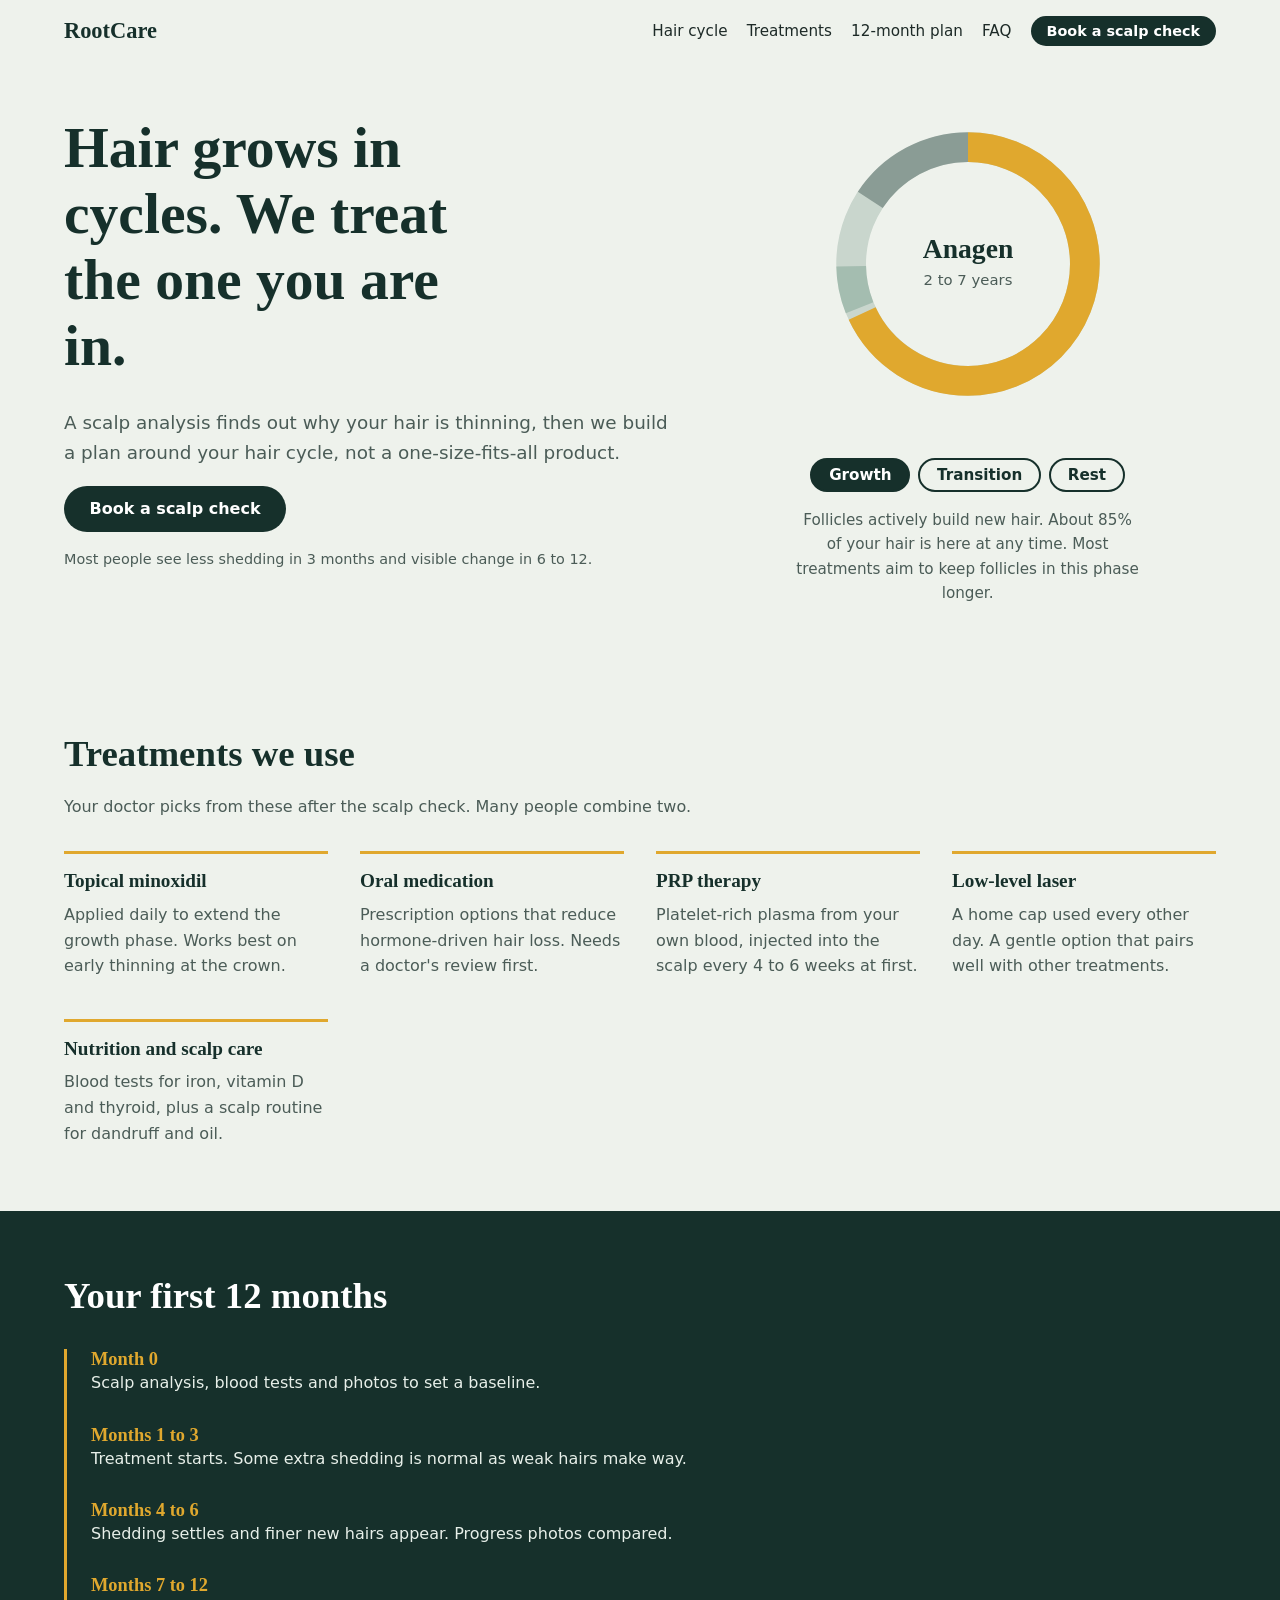
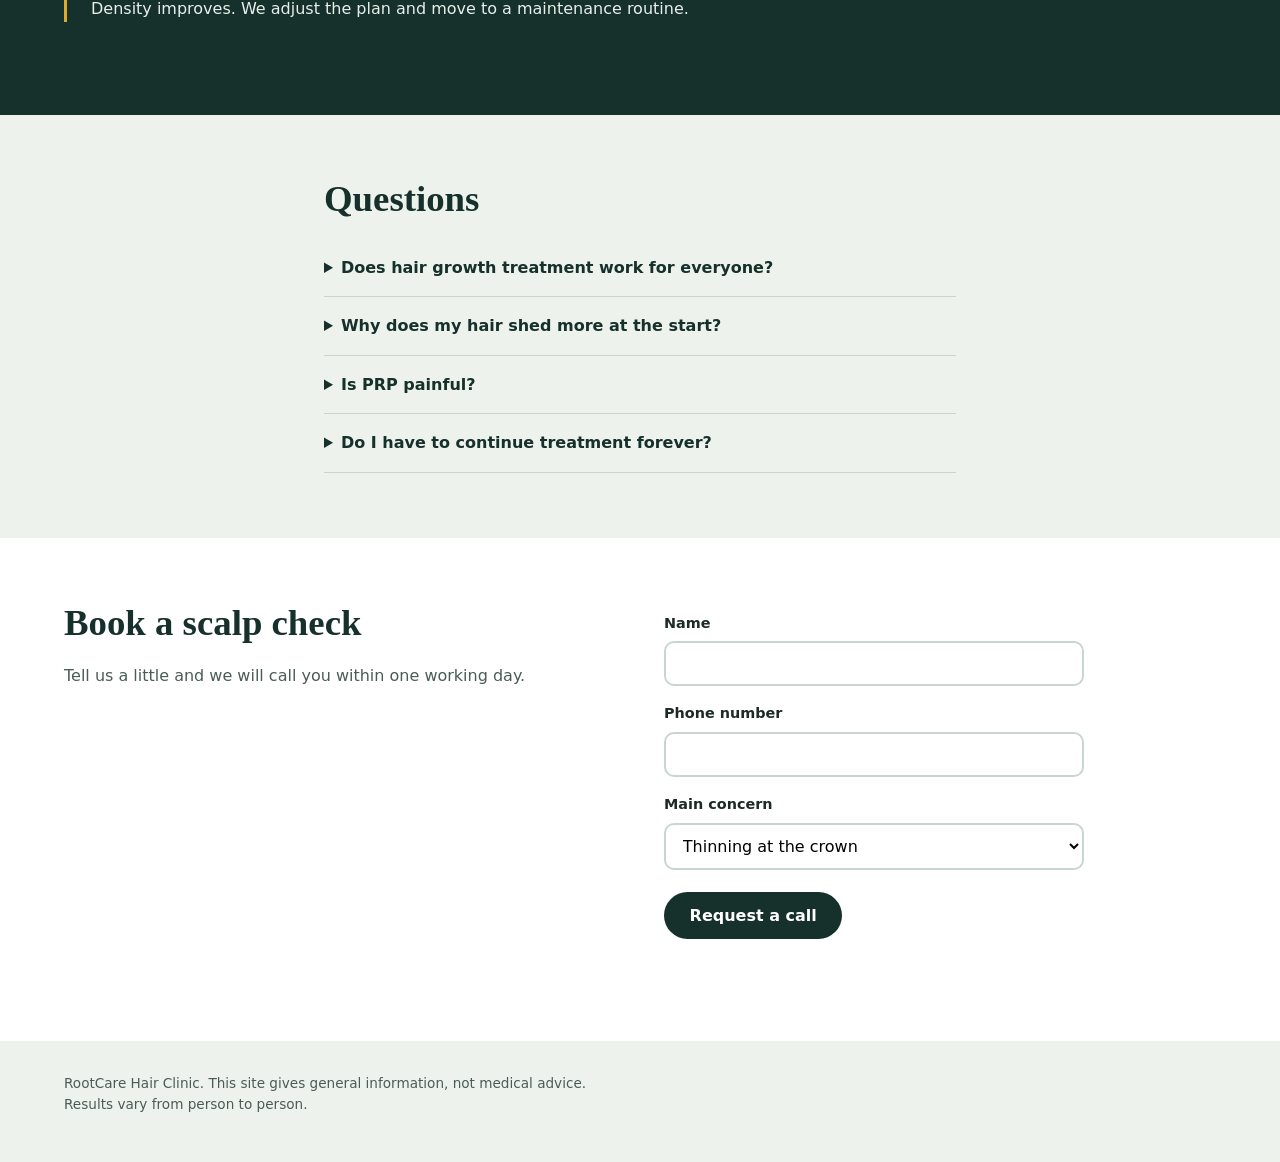
<file: index.html>
<!DOCTYPE html>
<html lang="en">
<head>
<meta charset="utf-8">
<meta name="viewport" content="width=device-width, initial-scale=1">
<title>RootCare Hair Clinic | Hair Growth Treatments</title>
<meta name="description" content="Science-based hair growth care: scalp analysis, medical treatments, PRP and a 12-month plan tailored to your hair cycle.">
<meta name="theme-color" content="#16302b">
<link rel="icon" href="data:image/svg+xml,%3Csvg xmlns='http://www.w3.org/2000/svg' viewBox='0 0 32 32'%3E%3Crect width='32' height='32' rx='8' fill='%2316302b'/%3E%3Cpath d='M16 26V12M16 18c-4 0-6-3-6-7 4 0 6 3 6 7zm0 3c4 0 6-3 6-7-4 0-6 3-6 7z' stroke='%23e0a82e' stroke-width='2' fill='none' stroke-linecap='round'/%3E%3C/svg%3E">
<link rel="stylesheet" href="style.css">
<script src="script.js" defer></script>
</head>
<body>
<a class="skip" href="#main">Skip to content</a>
<header class="top">
  <a class="brand" href="#">RootCare</a>
  <nav aria-label="Main">
    <a href="#cycle">Hair cycle</a>
    <a href="#treatments">Treatments</a>
    <a href="#plan">12-month plan</a>
    <a href="#faq">FAQ</a>
    <a class="btn small" href="#book">Book a scalp check</a>
  </nav>
</header>

<main id="main">
<section class="hero">
  <div class="hero-text">
    <h1>Hair grows in cycles. We treat the one you are in.</h1>
    <p class="lead">A scalp analysis finds out why your hair is thinning, then we build a plan around your hair cycle, not a one-size-fits-all product.</p>
    <a class="btn" href="#book">Book a scalp check</a>
    <p class="note">Most people see less shedding in 3 months and visible change in 6 to 12.</p>
  </div>
  <figure class="hero-fig" id="cycle">
    <svg viewBox="0 0 320 320" role="img" aria-labelledby="cy-t cy-d">
      <title id="cy-t">Hair growth cycle</title>
      <desc id="cy-d">Three phases: growth, transition and rest. Select a phase to read about it.</desc>
      <circle cx="160" cy="160" r="110" fill="none" stroke="#c9d6cd" stroke-width="28"/>
      <circle class="arc" data-phase="0" cx="160" cy="160" r="110" fill="none" stroke="#e0a82e" stroke-width="28" stroke-dasharray="470 692" transform="rotate(-90 160 160)"/>
      <circle class="arc" data-phase="1" cx="160" cy="160" r="110" fill="none" stroke="#5e8c7a" stroke-width="28" stroke-dasharray="40 692" stroke-dashoffset="-476" transform="rotate(-90 160 160)"/>
      <circle class="arc" data-phase="2" cx="160" cy="160" r="110" fill="none" stroke="#16302b" stroke-width="28" stroke-dasharray="110 692" stroke-dashoffset="-582" transform="rotate(-90 160 160)"/>
      <text x="160" y="154" text-anchor="middle" class="ph-name" id="ph-name">Anagen</text>
      <text x="160" y="180" text-anchor="middle" class="ph-time" id="ph-time">2 to 7 years</text>
    </svg>
    <div class="tabs" role="tablist" aria-label="Hair cycle phases">
      <button role="tab" aria-selected="true" data-phase="0">Growth</button>
      <button role="tab" aria-selected="false" data-phase="1">Transition</button>
      <button role="tab" aria-selected="false" data-phase="2">Rest</button>
    </div>
    <figcaption id="ph-text" aria-live="polite">Follicles actively build new hair. About 85% of your hair is here at any time. Most treatments aim to keep follicles in this phase longer.</figcaption>
  </figure>
</section>

<section id="treatments" class="block">
  <h2>Treatments we use</h2>
  <p class="sub">Your doctor picks from these after the scalp check. Many people combine two.</p>
  <div class="grid">
    <article>
      <h3>Topical minoxidil</h3>
      <p>Applied daily to extend the growth phase. Works best on early thinning at the crown.</p>
    </article>
    <article>
      <h3>Oral medication</h3>
      <p>Prescription options that reduce hormone-driven hair loss. Needs a doctor's review first.</p>
    </article>
    <article>
      <h3>PRP therapy</h3>
      <p>Platelet-rich plasma from your own blood, injected into the scalp every 4 to 6 weeks at first.</p>
    </article>
    <article>
      <h3>Low-level laser</h3>
      <p>A home cap used every other day. A gentle option that pairs well with other treatments.</p>
    </article>
    <article>
      <h3>Nutrition and scalp care</h3>
      <p>Blood tests for iron, vitamin D and thyroid, plus a scalp routine for dandruff and oil.</p>
    </article>
  </div>
</section>

<section id="plan" class="block dark">
  <h2>Your first 12 months</h2>
  <ol class="timeline">
    <li><b>Month 0</b><span>Scalp analysis, blood tests and photos to set a baseline.</span></li>
    <li><b>Months 1 to 3</b><span>Treatment starts. Some extra shedding is normal as weak hairs make way.</span></li>
    <li><b>Months 4 to 6</b><span>Shedding settles and finer new hairs appear. Progress photos compared.</span></li>
    <li><b>Months 7 to 12</b><span>Density improves. We adjust the plan and move to a maintenance routine.</span></li>
  </ol>
</section>

<section id="faq" class="block narrow">
  <h2>Questions</h2>
  <details><summary>Does hair growth treatment work for everyone?</summary><p>No. Results depend on the cause. Hair loss from genetics, stress, hormones or low iron each need a different approach, which is why we test first.</p></details>
  <details><summary>Why does my hair shed more at the start?</summary><p>Treatment pushes resting hairs out so new ones can grow. This usually lasts a few weeks and then eases.</p></details>
  <details><summary>Is PRP painful?</summary><p>You feel small pricks. A numbing cream is used and most people return to normal activity the same day.</p></details>
  <details><summary>Do I have to continue treatment forever?</summary><p>Hair loss from genetics tends to return if treatment stops. Your doctor will talk through a lighter maintenance plan once you reach your goal.</p></details>
</section>

<section id="book" class="block book">
  <div>
    <h2>Book a scalp check</h2>
    <p class="sub">Tell us a little and we will call you within one working day.</p>
  </div>
  <div class="formwrap">
    <label for="name">Name</label>
    <input id="name" type="text" autocomplete="name">
    <label for="phone">Phone number</label>
    <input id="phone" type="tel" autocomplete="tel" inputmode="tel">
    <label for="concern">Main concern</label>
    <select id="concern">
      <option>Thinning at the crown</option>
      <option>Receding hairline</option>
      <option>Hair fall all over</option>
      <option>Patchy hair loss</option>
      <option>Not sure</option>
    </select>
    <button class="btn" id="send" type="button">Request a call</button>
    <p id="msg" role="status"></p>
  </div>
</section>
</main>

<footer>
  <p>RootCare Hair Clinic. This site gives general information, not medical advice. Results vary from person to person.</p>
</footer>
</body>
</html>
</file>
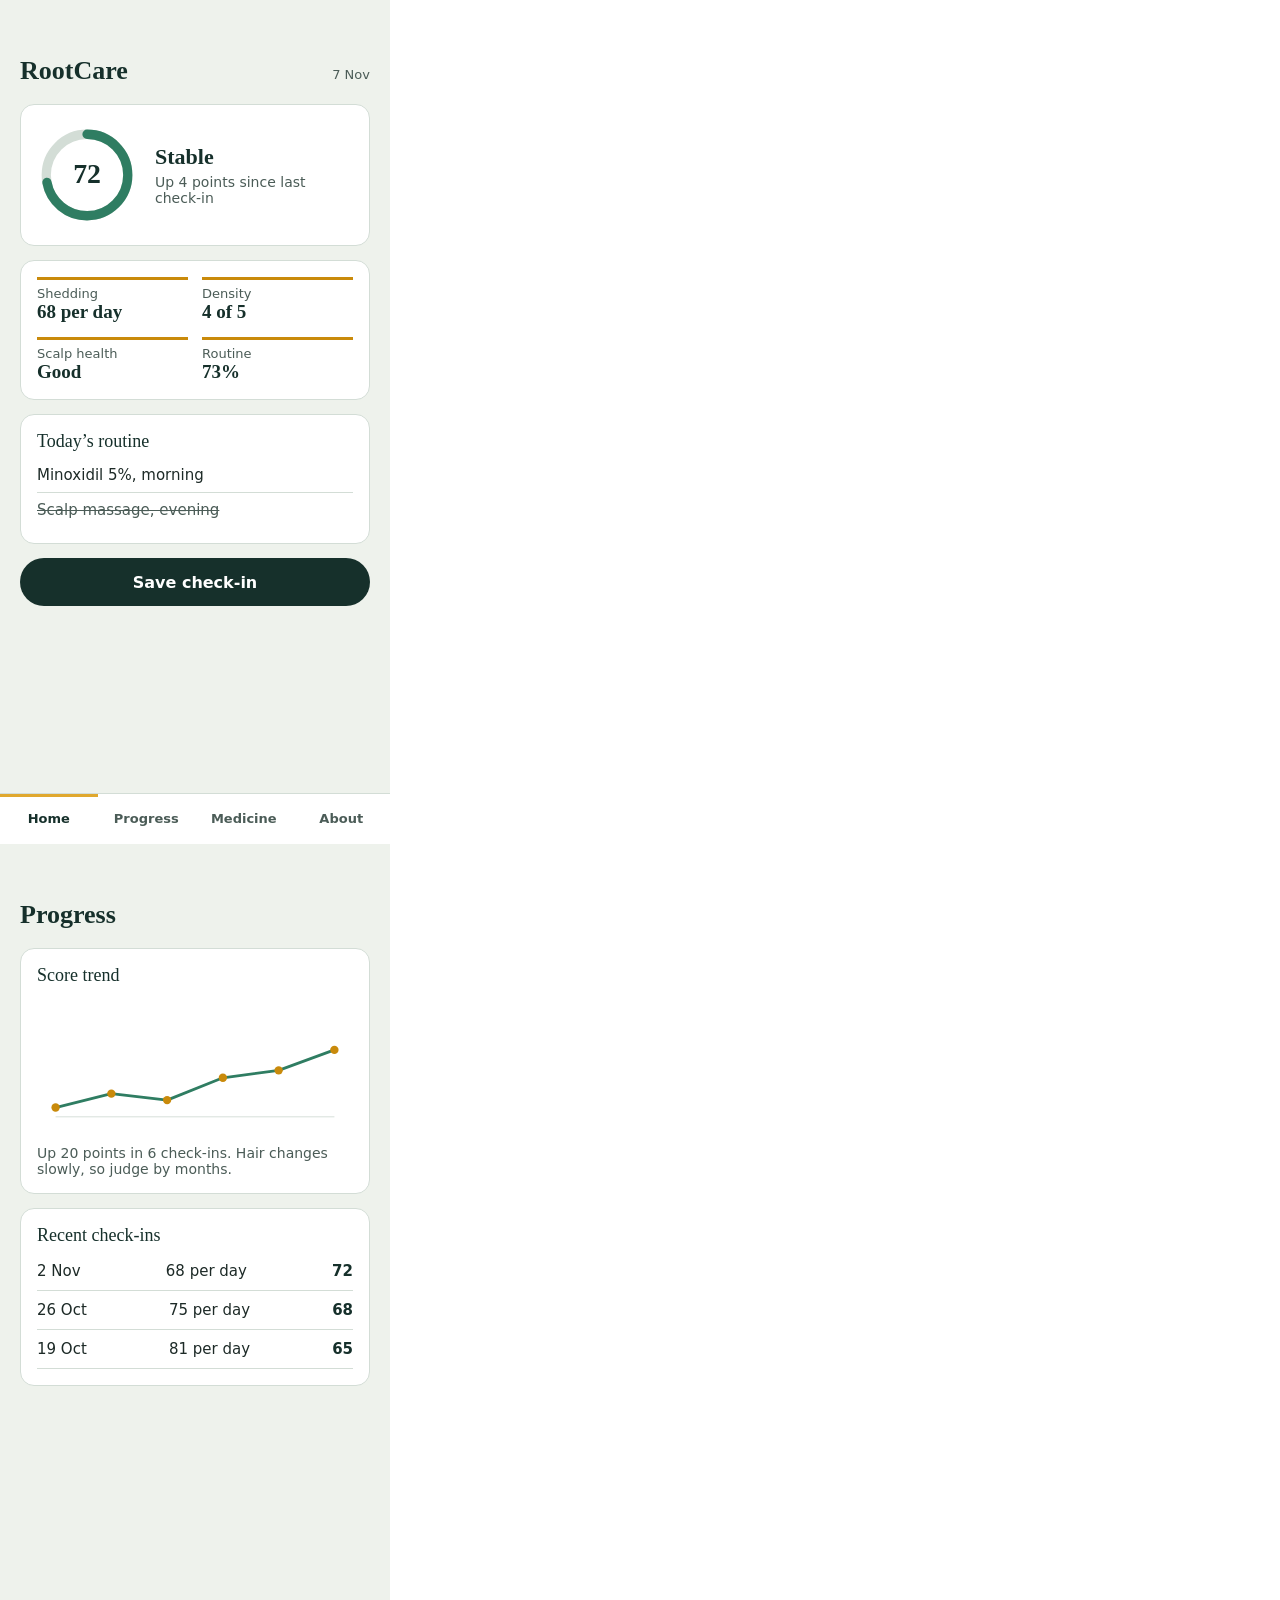
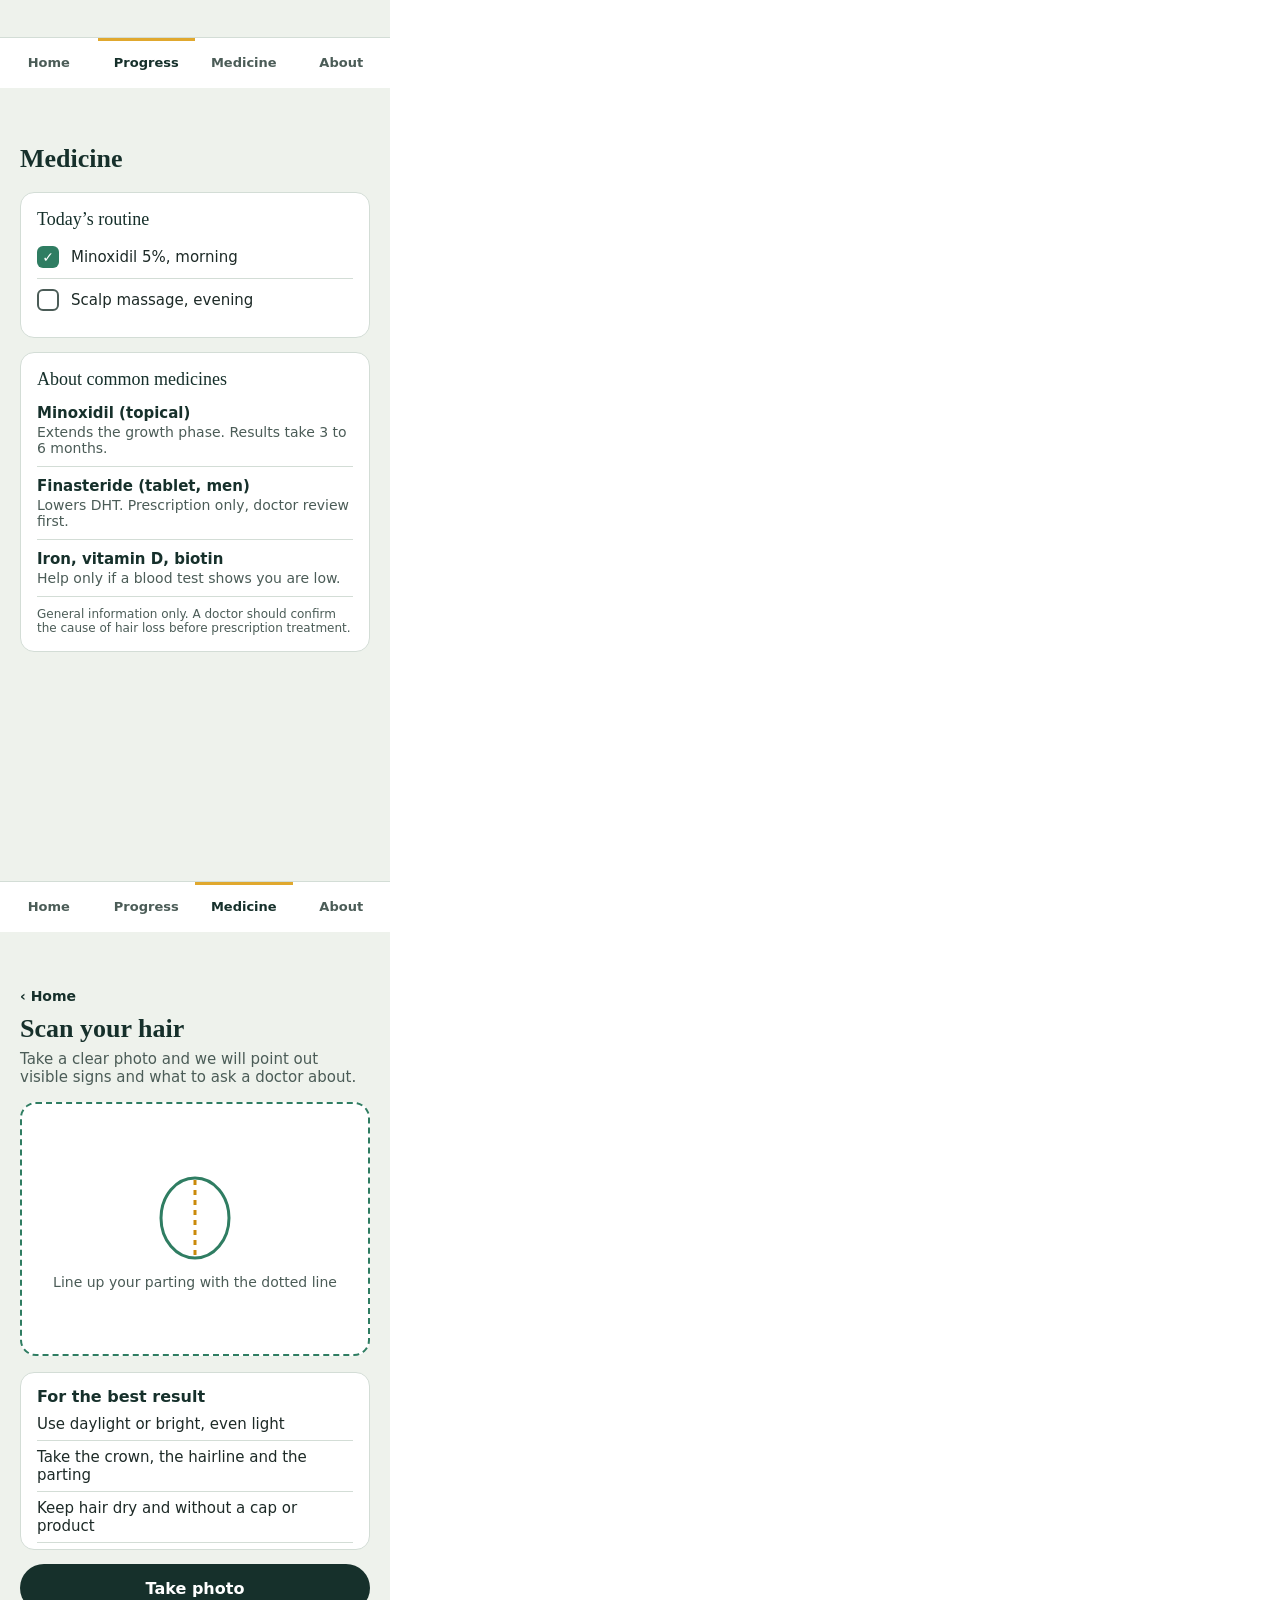
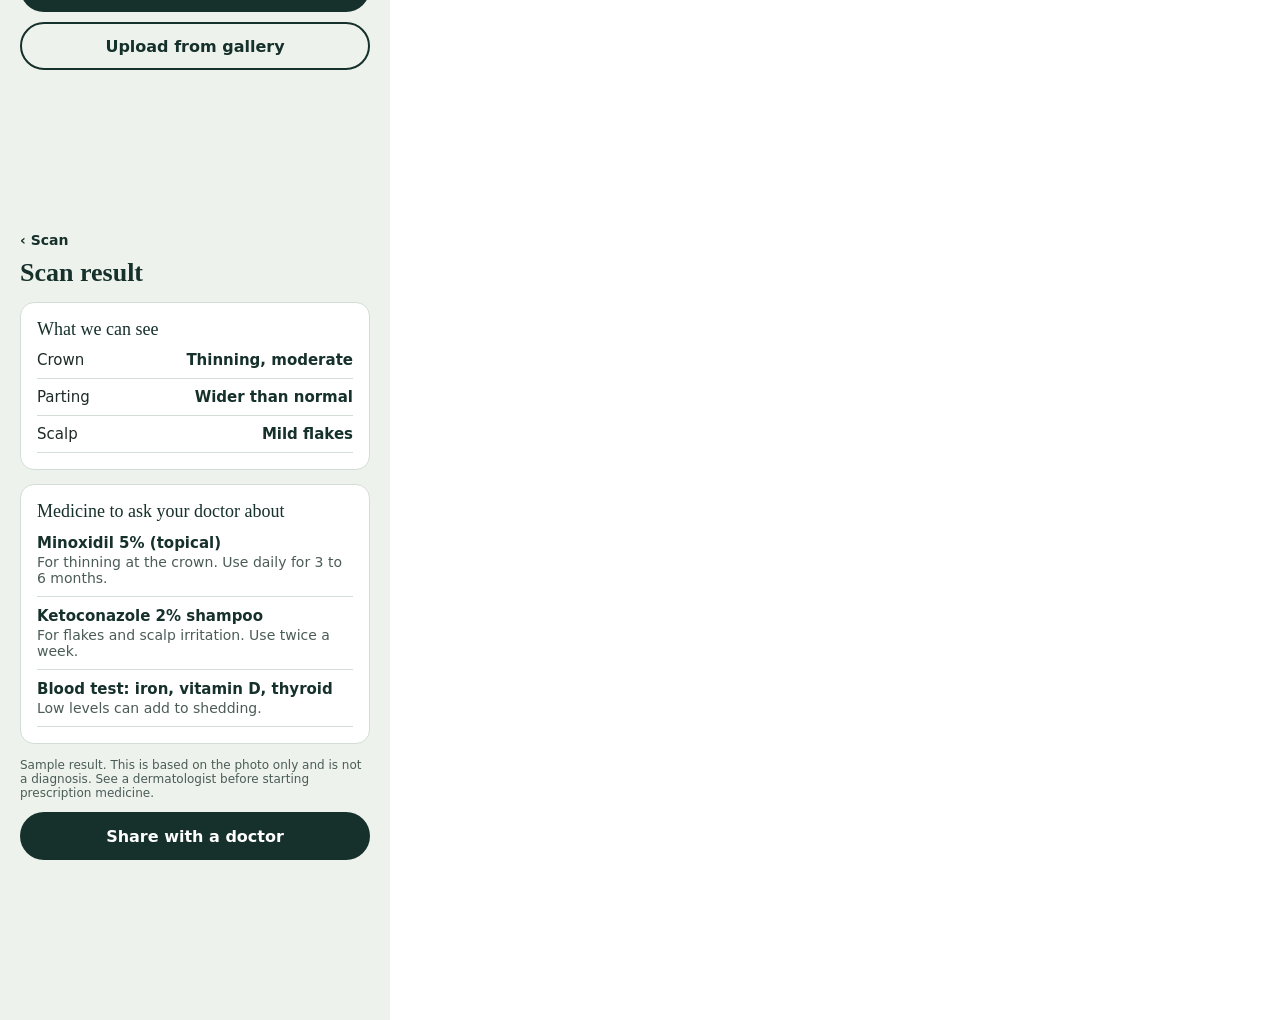
<file: all-screens-print.html>
<!doctype html><html><head><meta charset="utf-8"><style>@page{size:390px 844px;margin:0}body{margin:0}.pg{page-break-after:always;width:390px;height:844px;overflow:hidden}</style></head><body><div class="pg">

<div style="position:relative;width:390px;height:844px;box-sizing:border-box;background:#EEF2EC;color:#1D2A27;font-family:system-ui,-apple-system,sans-serif;padding:56px 20px 0;overflow:hidden">
<div style="display:flex;justify-content:space-between;align-items:baseline;margin-bottom:18px"><h1 style="font-family:Georgia,serif;color:#16302B;margin:0;font-size:26px">RootCare</h1><span style="font-size:13px;color:#4B5C57">7 Nov</span></div>
<div style="background:#fff;border:1px solid #D3DDD6;border-radius:14px;padding:16px;margin-bottom:14px;display:flex;gap:18px;align-items:center"><svg width="108" height="108" viewBox="0 0 108 108" role="img" aria-label="Hair score 72 out of 100"><circle cx="54" cy="54" r="44" fill="none" stroke="#D3DDD6" stroke-width="10"/><circle cx="54" cy="54" r="44" fill="none" stroke="#2F7D62" stroke-width="10" stroke-linecap="round" stroke-dasharray="199 277" transform="rotate(-90 54 54)"/><text x="54" y="63" text-anchor="middle" style="font:700 30px Georgia,serif;fill:#16302B">72</text></svg><div><div style="font:700 22px Georgia,serif;color:#16302B">Stable</div><div style="font-size:14px;color:#4B5C57;margin-top:4px">Up 4 points since last check-in</div></div></div>
<div style="background:#fff;border:1px solid #D3DDD6;border-radius:14px;padding:16px;margin-bottom:14px;display:grid;grid-template-columns:1fr 1fr;gap:14px"><div style="border-top:3px solid #C98A0B;padding-top:6px"><div style="font-size:13px;color:#4B5C57">Shedding</div><div style="font:700 19px Georgia,serif;color:#16302B">68 per day</div></div><div style="border-top:3px solid #C98A0B;padding-top:6px"><div style="font-size:13px;color:#4B5C57">Density</div><div style="font:700 19px Georgia,serif;color:#16302B">4 of 5</div></div><div style="border-top:3px solid #C98A0B;padding-top:6px"><div style="font-size:13px;color:#4B5C57">Scalp health</div><div style="font:700 19px Georgia,serif;color:#16302B">Good</div></div><div style="border-top:3px solid #C98A0B;padding-top:6px"><div style="font-size:13px;color:#4B5C57">Routine</div><div style="font:700 19px Georgia,serif;color:#16302B">73%</div></div></div>
<div style="background:#fff;border:1px solid #D3DDD6;border-radius:14px;padding:16px;margin-bottom:14px"><div style="font-family:Georgia,serif;color:#16302B;margin:0;font-size:18px;margin-bottom:6px">Today’s routine</div><div style="font-size:15px;padding:8px 0;border-bottom:1px solid #D3DDD6">Minoxidil 5%, morning</div><div style="font-size:15px;padding:8px 0;color:#4B5C57;text-decoration:line-through">Scalp massage, evening</div></div>
<button style="width:100%;min-height:48px;border:0;border-radius:999px;background:#16302B;color:#fff;font:600 16px system-ui,sans-serif">Save check-in</button>
<div style="position:absolute;left:0;right:0;bottom:0;background:#fff;border-top:1px solid #D3DDD6;display:flex"><span style="flex:1;text-align:center;padding:14px 0 18px;font:600 13px system-ui,sans-serif;color:#16302B;border-top:3px solid #E0A82E">Home</span><span style="flex:1;text-align:center;padding:14px 0 18px;font:600 13px system-ui,sans-serif;color:#4B5C57;border-top:3px solid transparent">Progress</span><span style="flex:1;text-align:center;padding:14px 0 18px;font:600 13px system-ui,sans-serif;color:#4B5C57;border-top:3px solid transparent">Medicine</span><span style="flex:1;text-align:center;padding:14px 0 18px;font:600 13px system-ui,sans-serif;color:#4B5C57;border-top:3px solid transparent">About</span></div>
</div>
</div><div class="pg">

<div style="position:relative;width:390px;height:844px;box-sizing:border-box;background:#EEF2EC;color:#1D2A27;font-family:system-ui,-apple-system,sans-serif;padding:56px 20px 0;overflow:hidden">
<h1 style="font-family:Georgia,serif;color:#16302B;margin:0;font-size:26px;margin-bottom:18px">Progress</h1>
<div style="background:#fff;border:1px solid #D3DDD6;border-radius:14px;padding:16px;margin-bottom:14px"><div style="font-family:Georgia,serif;color:#16302B;margin:0;font-size:18px;margin-bottom:10px">Score trend</div><svg viewBox="0 0 340 150" width="100%" role="img" aria-label="Score rose from 52 to 72 over six check-ins"><line x1="20" y1="130" x2="320" y2="130" stroke="#D3DDD6"/><polyline points="20,120 80,105 140,112 200,88 260,80 320,58" fill="none" stroke="#2F7D62" stroke-width="3" stroke-linejoin="round"/><circle cx="20" cy="120" r="4.5" fill="#C98A0B"/><circle cx="80" cy="105" r="4.5" fill="#C98A0B"/><circle cx="140" cy="112" r="4.5" fill="#C98A0B"/><circle cx="200" cy="88" r="4.5" fill="#C98A0B"/><circle cx="260" cy="80" r="4.5" fill="#C98A0B"/><circle cx="320" cy="58" r="4.5" fill="#C98A0B"/></svg><div style="font-size:14px;color:#4B5C57;margin-top:6px">Up 20 points in 6 check-ins. Hair changes slowly, so judge by months.</div></div>
<div style="background:#fff;border:1px solid #D3DDD6;border-radius:14px;padding:16px;margin-bottom:14px"><div style="font-family:Georgia,serif;color:#16302B;margin:0;font-size:18px;margin-bottom:6px">Recent check-ins</div><div style="display:flex;justify-content:space-between;padding:10px 0;border-bottom:1px solid #D3DDD6;font-size:15px"><span>2 Nov</span><span>68 per day</span><b style="color:#16302B">72</b></div><div style="display:flex;justify-content:space-between;padding:10px 0;border-bottom:1px solid #D3DDD6;font-size:15px"><span>26 Oct</span><span>75 per day</span><b style="color:#16302B">68</b></div><div style="display:flex;justify-content:space-between;padding:10px 0;border-bottom:1px solid #D3DDD6;font-size:15px"><span>19 Oct</span><span>81 per day</span><b style="color:#16302B">65</b></div></div>
<div style="position:absolute;left:0;right:0;bottom:0;background:#fff;border-top:1px solid #D3DDD6;display:flex"><span style="flex:1;text-align:center;padding:14px 0 18px;font:600 13px system-ui,sans-serif;color:#4B5C57;border-top:3px solid transparent">Home</span><span style="flex:1;text-align:center;padding:14px 0 18px;font:600 13px system-ui,sans-serif;color:#16302B;border-top:3px solid #E0A82E">Progress</span><span style="flex:1;text-align:center;padding:14px 0 18px;font:600 13px system-ui,sans-serif;color:#4B5C57;border-top:3px solid transparent">Medicine</span><span style="flex:1;text-align:center;padding:14px 0 18px;font:600 13px system-ui,sans-serif;color:#4B5C57;border-top:3px solid transparent">About</span></div>
</div>
</div><div class="pg">

<div style="position:relative;width:390px;height:844px;box-sizing:border-box;background:#EEF2EC;color:#1D2A27;font-family:system-ui,-apple-system,sans-serif;padding:56px 20px 0;overflow:hidden">
<h1 style="font-family:Georgia,serif;color:#16302B;margin:0;font-size:26px;margin-bottom:18px">Medicine</h1>
<div style="background:#fff;border:1px solid #D3DDD6;border-radius:14px;padding:16px;margin-bottom:14px"><div style="font-family:Georgia,serif;color:#16302B;margin:0;font-size:18px;margin-bottom:6px">Today’s routine</div>
<div style="display:flex;align-items:center;gap:12px;padding:10px 0;border-bottom:1px solid #D3DDD6"><span style="width:22px;height:22px;border-radius:6px;background:#2F7D62;color:#fff;font-size:14px;text-align:center;line-height:22px">&#10003;</span><span style="font-size:15px">Minoxidil 5%, morning</span></div>
<div style="display:flex;align-items:center;gap:12px;padding:10px 0"><span style="width:22px;height:22px;border-radius:6px;border:2px solid #4B5C57;box-sizing:border-box"></span><span style="font-size:15px">Scalp massage, evening</span></div></div>
<div style="background:#fff;border:1px solid #D3DDD6;border-radius:14px;padding:16px;margin-bottom:14px"><div style="font-family:Georgia,serif;color:#16302B;margin:0;font-size:18px;margin-bottom:4px">About common medicines</div><div style="padding:10px 0;border-bottom:1px solid #D3DDD6"><div style="font-weight:600;color:#16302B;font-size:15px">Minoxidil (topical)</div><div style="font-size:14px;color:#4B5C57;margin-top:2px">Extends the growth phase. Results take 3 to 6 months.</div></div><div style="padding:10px 0;border-bottom:1px solid #D3DDD6"><div style="font-weight:600;color:#16302B;font-size:15px">Finasteride (tablet, men)</div><div style="font-size:14px;color:#4B5C57;margin-top:2px">Lowers DHT. Prescription only, doctor review first.</div></div><div style="padding:10px 0;border-bottom:1px solid #D3DDD6"><div style="font-weight:600;color:#16302B;font-size:15px">Iron, vitamin D, biotin</div><div style="font-size:14px;color:#4B5C57;margin-top:2px">Help only if a blood test shows you are low.</div></div><div style="font-size:12px;color:#4B5C57;margin-top:10px">General information only. A doctor should confirm the cause of hair loss before prescription treatment.</div></div>
<div style="position:absolute;left:0;right:0;bottom:0;background:#fff;border-top:1px solid #D3DDD6;display:flex"><span style="flex:1;text-align:center;padding:14px 0 18px;font:600 13px system-ui,sans-serif;color:#4B5C57;border-top:3px solid transparent">Home</span><span style="flex:1;text-align:center;padding:14px 0 18px;font:600 13px system-ui,sans-serif;color:#4B5C57;border-top:3px solid transparent">Progress</span><span style="flex:1;text-align:center;padding:14px 0 18px;font:600 13px system-ui,sans-serif;color:#16302B;border-top:3px solid #E0A82E">Medicine</span><span style="flex:1;text-align:center;padding:14px 0 18px;font:600 13px system-ui,sans-serif;color:#4B5C57;border-top:3px solid transparent">About</span></div>
</div>
</div><div class="pg">

<div style="position:relative;width:390px;height:844px;box-sizing:border-box;background:#EEF2EC;color:#1D2A27;font-family:system-ui,-apple-system,sans-serif;padding:56px 20px 0;overflow:hidden">
<div style="font-size:14px;color:#16302B;font-weight:600;margin-bottom:10px">&lsaquo; Home</div>
<h1 style="font-family:Georgia,serif;color:#16302B;margin:0;font-size:26px;margin-bottom:6px">Scan your hair</h1>
<p style="margin:0 0 16px;font-size:15px;color:#4B5C57">Take a clear photo and we will point out visible signs and what to ask a doctor about.</p>
<div style="height:250px;border:2px dashed #2F7D62;border-radius:16px;background:#fff;display:flex;flex-direction:column;align-items:center;justify-content:center;gap:10px;margin-bottom:16px"><svg width="96" height="96" viewBox="0 0 96 96" role="img" aria-label="Top of head outline for lining up your photo"><ellipse cx="48" cy="50" rx="34" ry="40" fill="none" stroke="#2F7D62" stroke-width="3"/><path d="M48 12v76" stroke="#C98A0B" stroke-width="3" stroke-dasharray="5 5"/></svg><span style="font-size:14px;color:#4B5C57">Line up your parting with the dotted line</span></div>
<div style="background:#fff;border:1px solid #D3DDD6;border-radius:14px;padding:16px;margin-bottom:14px;padding:6px 16px"><div style="font-weight:600;color:#16302B;padding:8px 0 2px">For the best result</div><div style="font-size:15px;padding:7px 0;border-bottom:1px solid #D3DDD6">Use daylight or bright, even light</div><div style="font-size:15px;padding:7px 0;border-bottom:1px solid #D3DDD6">Take the crown, the hairline and the parting</div><div style="font-size:15px;padding:7px 0;border-bottom:1px solid #D3DDD6">Keep hair dry and without a cap or product</div></div>
<button style="width:100%;min-height:48px;border-radius:999px;font:600 16px system-ui,sans-serif;margin-bottom:10px;border:0;background:#16302B;color:#fff">Take photo</button><button style="width:100%;min-height:48px;border-radius:999px;font:600 16px system-ui,sans-serif;margin-bottom:10px;border:2px solid #16302B;background:transparent;color:#16302B">Upload from gallery</button>
</div>
</div><div class="pg">

<div style="position:relative;width:390px;height:844px;box-sizing:border-box;background:#EEF2EC;color:#1D2A27;font-family:system-ui,-apple-system,sans-serif;padding:56px 20px 0;overflow:hidden">
<div style="font-size:14px;color:#16302B;font-weight:600;margin-bottom:10px">&lsaquo; Scan</div>
<h1 style="font-family:Georgia,serif;color:#16302B;margin:0;font-size:26px;margin-bottom:14px">Scan result</h1>
<div style="background:#fff;border:1px solid #D3DDD6;border-radius:14px;padding:16px;margin-bottom:14px"><div style="font-family:Georgia,serif;color:#16302B;margin:0;font-size:18px;margin-bottom:2px">What we can see</div><div style="display:flex;justify-content:space-between;gap:12px;padding:9px 0;border-bottom:1px solid #D3DDD6;font-size:15px"><span>Crown</span><span style="text-align:right;color:#16302B;font-weight:600">Thinning, moderate</span></div><div style="display:flex;justify-content:space-between;gap:12px;padding:9px 0;border-bottom:1px solid #D3DDD6;font-size:15px"><span>Parting</span><span style="text-align:right;color:#16302B;font-weight:600">Wider than normal</span></div><div style="display:flex;justify-content:space-between;gap:12px;padding:9px 0;border-bottom:1px solid #D3DDD6;font-size:15px"><span>Scalp</span><span style="text-align:right;color:#16302B;font-weight:600">Mild flakes</span></div></div>
<div style="background:#fff;border:1px solid #D3DDD6;border-radius:14px;padding:16px;margin-bottom:14px"><div style="font-family:Georgia,serif;color:#16302B;margin:0;font-size:18px;margin-bottom:2px">Medicine to ask your doctor about</div><div style="padding:10px 0;border-bottom:1px solid #D3DDD6"><div style="font-weight:600;color:#16302B;font-size:15px">Minoxidil 5% (topical)</div><div style="font-size:14px;color:#4B5C57;margin-top:2px">For thinning at the crown. Use daily for 3 to 6 months.</div></div><div style="padding:10px 0;border-bottom:1px solid #D3DDD6"><div style="font-weight:600;color:#16302B;font-size:15px">Ketoconazole 2% shampoo</div><div style="font-size:14px;color:#4B5C57;margin-top:2px">For flakes and scalp irritation. Use twice a week.</div></div><div style="padding:10px 0;border-bottom:1px solid #D3DDD6"><div style="font-weight:600;color:#16302B;font-size:15px">Blood test: iron, vitamin D, thyroid</div><div style="font-size:14px;color:#4B5C57;margin-top:2px">Low levels can add to shedding.</div></div></div>
<div style="font-size:12px;color:#4B5C57;margin:0 0 12px">Sample result. This is based on the photo only and is not a diagnosis. See a dermatologist before starting prescription medicine.</div>
<button style="width:100%;min-height:48px;border-radius:999px;font:600 16px system-ui,sans-serif;margin-bottom:10px;border:0;background:#16302B;color:#fff">Share with a doctor</button>
</div>
</div></body></html>
</file>
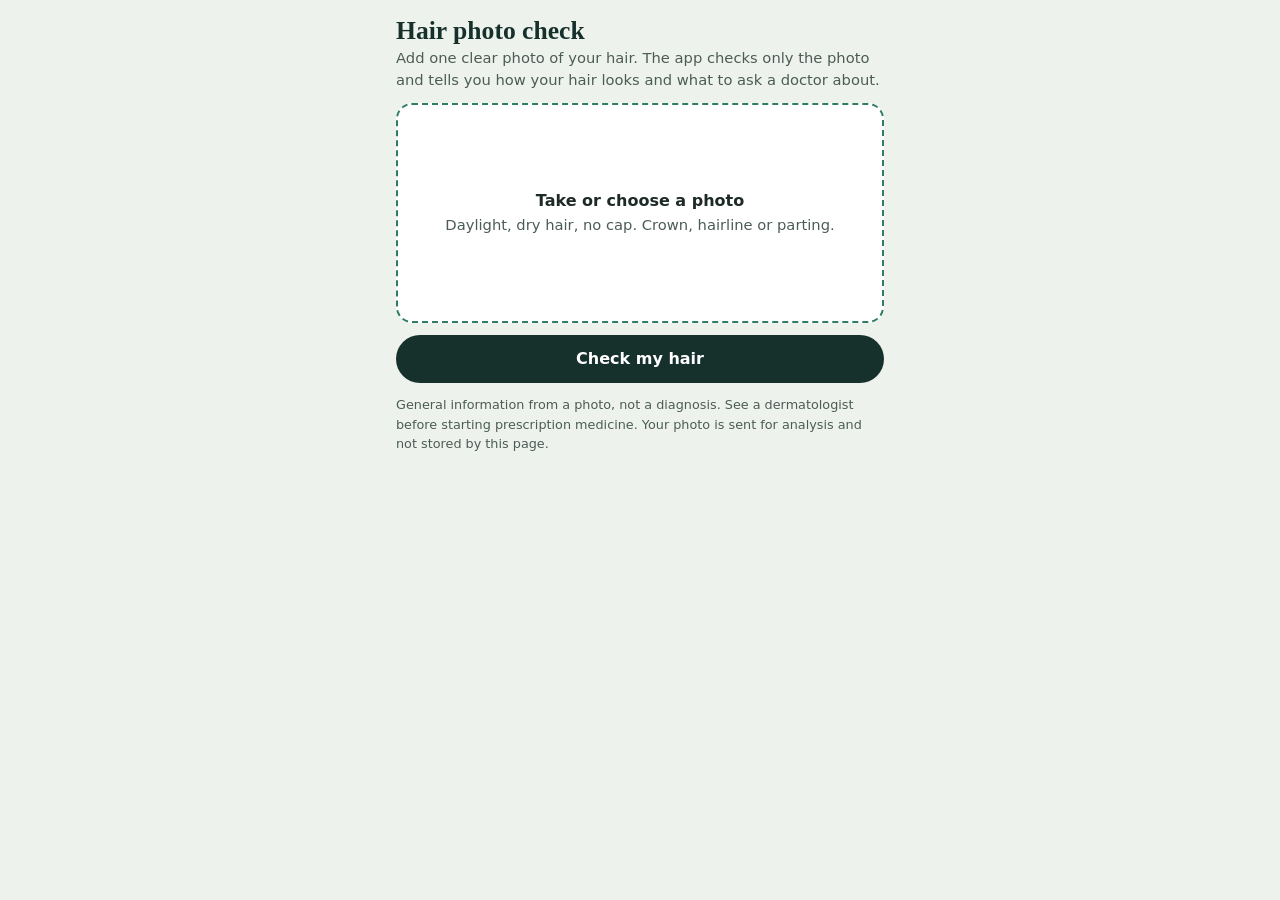
<file: photo-check-app.html>
<!DOCTYPE html>
<html lang="en">
<head>
<meta charset="utf-8">
<meta name="viewport" content="width=device-width, initial-scale=1, viewport-fit=cover">
<title>RootCare: Hair Photo Check</title>
<style>
:root{--bg:#eef2ec;--card:#fff;--ink:#16302b;--text:#1d2a27;--mut:#4b5c57;--line:#d3ddd6;--leaf:#2f7d62;--amber:#c98a0b;--warn:#a3341f;--on:#fff;
--sans:system-ui,-apple-system,"Segoe UI",Roboto,sans-serif;--serif:Georgia,"Times New Roman",serif;box-sizing:border-box;padding-top:env(safe-area-inset-top,0px);padding-bottom:env(safe-area-inset-bottom,0px)}
@media(prefers-color-scheme:dark){:root:not([data-theme="light"]){--bg:#0f1a17;--card:#172622;--ink:#e7efe9;--text:#e3ebe6;--mut:#9db2aa;--line:#2a3e38;--leaf:#5fc19a;--amber:#e0a82e;--warn:#ff8a72;--on:#0f1a17}}
:root[data-theme="dark"]{--bg:#0f1a17;--card:#172622;--ink:#e7efe9;--text:#e3ebe6;--mut:#9db2aa;--line:#2a3e38;--leaf:#5fc19a;--amber:#e0a82e;--warn:#ff8a72;--on:#0f1a17}
*{box-sizing:border-box}
html,body{margin:0;background:var(--bg);color:var(--text);font:16px/1.5 var(--sans)}
.app{max-width:520px;margin:0 auto;padding:16px}
h1,h2{font-family:var(--serif);color:var(--ink);margin:0;line-height:1.2}
h1{font-size:1.6rem}h2{font-size:1.2rem;margin-bottom:8px}
p{margin:0 0 .8em}.mut{color:var(--mut);font-size:.92rem}.note{font-size:.8rem;color:var(--mut)}
.card{background:var(--card);border:1px solid var(--line);border-radius:14px;padding:16px;margin:14px 0}
.drop{display:flex;flex-direction:column;align-items:center;justify-content:center;gap:8px;min-height:220px;border:2px dashed var(--leaf);border-radius:16px;background:var(--card);cursor:pointer;text-align:center;padding:16px;overflow:hidden}
.drop img{max-width:100%;max-height:300px;border-radius:10px}
.btn{width:100%;min-height:48px;background:var(--ink);color:var(--on);border:0;border-radius:999px;font:600 1rem var(--sans);cursor:pointer;margin-top:12px}
.btn.alt{background:transparent;color:var(--ink);border:2px solid var(--ink)}
:focus-visible{outline:3px solid var(--amber);outline-offset:2px}
.top{display:flex;gap:18px;align-items:center}
.status{font:700 1.3rem var(--serif);color:var(--ink)}
.ring-t{font:700 30px var(--serif);fill:var(--ink)}
.item{padding:10px 0;border-bottom:1px solid var(--line)}.item:last-child{border:0}
.item b{display:block;color:var(--ink)}.item span{color:var(--mut);font-size:.92rem}
.alert{border:2px solid var(--warn);border-radius:12px;padding:12px;color:var(--warn);font-weight:600;margin-bottom:12px}
.err{color:var(--warn);font-weight:600}
.dots{display:inline-block;animation:p 1s infinite}@keyframes p{50%{opacity:.3}}
@media(prefers-reduced-motion:reduce){.dots{animation:none}}
[hidden]{display:none!important}
</style>
</head>
<body>
<div class="app">
<h1>Hair photo check</h1>
<p class="mut">Add one clear photo of your hair. The app checks only the photo and tells you how your hair looks and what to ask a doctor about.</p>
<label class="drop" id="drop" for="file"><span id="dropText"><b>Take or choose a photo</b><br><span class="mut">Daylight, dry hair, no cap. Crown, hairline or parting.</span></span></label>
<input id="file" type="file" accept="image/*" hidden>
<button class="btn" id="go" type="button">Check my hair</button>
<p id="msg" class="err" role="status" style="margin-top:10px"></p>
<div id="out" aria-live="polite"></div>
<div id="hist"></div>
<p class="note">General information from a photo, not a diagnosis. See a dermatologist before starting prescription medicine. Your photo is sent for analysis and not stored by this page.</p>
</div>
<script>
(function(){
var blob=null,busy=false,$=function(i){return document.getElementById(i)};
var PROMPT='You check hair health from one photo for a hair care app. Look only at what is visible. Reply with JSON only, no markdown, in this exact shape: {"usable":boolean,"reason":string,"score":integer 0-100,"status":"Strong"|"Stable"|"Needs attention"|"See a doctor","areas_checked":[string],"findings":[{"label":string,"detail":string}],"medicine":[{"name":string,"why":string}],"see_doctor":boolean,"tips":[string]}. Rules: if the photo is not hair or scalp, or is too dark or blurry, set usable false, explain in reason, and use empty lists and score 0. Say which areas you could see (for example hairline, parting, crown) and do not judge areas you cannot see. Score the visible hair for density, thickness, hairline and scalp condition. Findings should be 2 to 5 short plain items. Medicine lists 1 to 3 common options a doctor may consider for the visible signs (for example minoxidil, ketoconazole shampoo, checking iron and vitamin D), each with a short reason. Never give doses. Never state a diagnosis or a cause as certain. Set see_doctor true and status "See a doctor" for bald patches, sores, redness with pain, or sudden heavy loss. Keep language simple.';
function show(t,cls){var m=$('msg');m.textContent=t||'';m.className=cls||'err'}
function shrink(f){return new Promise(function(res,rej){var im=new Image(),u=URL.createObjectURL(f);
 im.onload=function(){var s=Math.min(1,1024/Math.max(im.width,im.height)),c=document.createElement('canvas');c.width=Math.round(im.width*s);c.height=Math.round(im.height*s);
  c.getContext('2d').drawImage(im,0,0,c.width,c.height);URL.revokeObjectURL(u);c.toBlob(function(b){b?res(b):rej(new Error('x'))},'image/jpeg',.85)};
 im.onerror=function(){rej(new Error('x'))};im.src=u})}
$('file').addEventListener('change',function(e){
 var f=e.target.files[0];if(!f)return;show('');$('out').textContent='';
 shrink(f).then(function(b){blob=b;var d=$('drop');d.textContent='';var i=document.createElement('img');i.alt='Your hair photo';i.src=URL.createObjectURL(b);d.appendChild(i)})
 .catch(function(){blob=null;show('That file could not be read as a photo. Try another one.')})});
function mk(tag,txt,cls){var e=document.createElement(tag);if(txt!=null)e.textContent=txt;if(cls)e.className=cls;return e}
function list(title,arr,f){var c=mk('section',null,'card');c.appendChild(mk('h2',title));arr.forEach(function(x){var d=mk('div',null,'item');f(d,x);c.appendChild(d)});return c}
function ring(s){var c=2*Math.PI*44,v=s/100*c,n='http://www.w3.org/2000/svg',w=document.createElementNS(n,'svg');w.setAttribute('width','108');w.setAttribute('height','108');w.setAttribute('viewBox','0 0 108 108');w.setAttribute('role','img');w.setAttribute('aria-label','Hair score '+s+' out of 100');
 function ci(col,da){var e=document.createElementNS(n,'circle');e.setAttribute('cx',54);e.setAttribute('cy',54);e.setAttribute('r',44);e.setAttribute('fill','none');e.setAttribute('stroke',col);e.setAttribute('stroke-width',10);if(da){e.setAttribute('stroke-linecap','round');e.setAttribute('stroke-dasharray',da);e.setAttribute('transform','rotate(-90 54 54)')}return e}
 w.appendChild(ci('var(--line)'));w.appendChild(ci('var(--leaf)',v+' '+c));var t=document.createElementNS(n,'text');t.setAttribute('x',54);t.setAttribute('y',63);t.setAttribute('text-anchor','middle');t.setAttribute('class','ring-t');t.textContent=s;w.appendChild(t);return w}
function render(r){
 var o=$('out');o.textContent='';
 if(!r.usable){var c=mk('section',null,'card');c.appendChild(mk('h2','Please retake the photo'));c.appendChild(mk('p',r.reason||'The photo was not clear enough to check.'));o.appendChild(c);return}
 var s=Math.max(0,Math.min(100,Math.round(+r.score||0)));
 var top=mk('section',null,'card');
 if(r.see_doctor)top.appendChild(mk('div','Please see a doctor soon. The photo shows signs that need a professional check.','alert'));
 var row=mk('div',null,'top');row.appendChild(ring(s));var t=mk('div');t.appendChild(mk('div',r.status||'','status'));
 t.appendChild(mk('p','Checked: '+(r.areas_checked||[]).join(', '),'mut'));row.appendChild(t);top.appendChild(row);o.appendChild(top);
 o.appendChild(list('What we can see',r.findings||[],function(d,x){d.appendChild(mk('b',x.label));d.appendChild(mk('span',x.detail))}));
 if((r.medicine||[]).length){o.appendChild(list('Medicine to ask your doctor about',r.medicine,function(d,x){d.appendChild(mk('b',x.name));d.appendChild(mk('span',x.why))}))}
 if((r.tips||[]).length){o.appendChild(list('Next steps',r.tips,function(d,x){d.appendChild(mk('span',x))}))}
}
var KEY='rootcare.photo.v1';
function getH(){try{var a=JSON.parse(localStorage.getItem(KEY));return Array.isArray(a)?a:[]}catch(e){return[]}}
function putH(a){try{localStorage.setItem(KEY,JSON.stringify(a.slice(-24)))}catch(e){}}
function sv(n,at,p){var e=document.createElementNS('http://www.w3.org/2000/svg',n);for(var k in at)e.setAttribute(k,at[k]);if(p)p.appendChild(e);return e}
function chart(a){var w=320,h=140,s=sv('svg',{viewBox:'0 0 '+w+' '+h,width:'100%',role:'img','aria-label':'Hair score trend from '+a[0].s+' to '+a[a.length-1].s});
 sv('line',{x1:20,y1:h-20,x2:w-20,y2:h-20,stroke:'var(--line)'},s);
 var pts=a.map(function(x,i){return[20+i*(w-40)/(a.length-1),h-20-x.s/100*(h-40)]});
 sv('polyline',{points:pts.map(function(p){return p[0].toFixed(1)+','+p[1].toFixed(1)}).join(' '),fill:'none',stroke:'var(--leaf)','stroke-width':3,'stroke-linejoin':'round'},s);
 pts.forEach(function(p){sv('circle',{cx:p[0].toFixed(1),cy:p[1].toFixed(1),r:4.5,fill:'var(--amber)'},s)});return s}
function sgn(n){return(n>0?'+':'')+n}
function drawHist(){var h=$('hist');h.textContent='';var a=getH();if(!a.length)return;
 var c=mk('section',null,'card');c.appendChild(mk('h2','Your hair performance'));
 if(a.length<2){c.appendChild(mk('p','First photo saved. Take another photo next month, in the same light and angle, to see your trend.','mut'))}
 else{var l=a[a.length-1].s,p=a[a.length-2].s,f=a[0].s,d=l-p,v=l-f,st=d>=3?'Improving':d<=-3?'Declining':'Steady';
  var t=mk('div',null,'top');t.appendChild(mk('div',st,'status'));c.appendChild(t);
  c.appendChild(mk('p','Change since last photo: '+sgn(d)+' points. Since your first photo: '+sgn(v)+' points.','mut'));
  if(st==='Declining')c.appendChild(mk('p','If the score keeps falling over two or three photos, talk to a doctor. Also check that light and angle were similar.','mut'));
  c.appendChild(chart(a.slice(-12)))}
 a.slice(-6).reverse().forEach(function(x){var d=mk('div',null,'item');d.appendChild(mk('b',x.d+': '+x.s+' out of 100'));d.appendChild(mk('span',x.t||''));c.appendChild(d)});
 var b=mk('button','Clear history','btn alt');b.type='button';b.addEventListener('click',function(){if(confirm('Delete your saved scores on this device?')){putH([]);drawHist()}});c.appendChild(b);h.appendChild(c)}
function perf(r){var a=getH();a.push({d:new Date().toISOString().slice(0,10),s:Math.max(0,Math.min(100,Math.round(+r.score||0))),t:r.status||''});putH(a);drawHist()}
drawHist();
$('go').addEventListener('click',async function(){
 if(busy)return;
 if(!blob){show('Add a hair photo first.');return}
 show('');busy=true;$('go').textContent='Checking…';
 try{
  var sample=await claude.use('sample');
  if(!sample||!(await sample.limits()).images){show('Photo check is not available in this view. Open the page from your claude.ai account.');return}
  var res=await sample(PROMPT,{images:[blob],cache:false,modelTier:'default'});
  var txt=res.text.replace(/```json|```/g,'').trim(),r=JSON.parse(txt.slice(txt.indexOf('{'),txt.lastIndexOf('}')+1));
  render(r);if(r.usable)perf(r);$('out').scrollIntoView({behavior:'smooth'});
 }catch(e){show(e&&e.code==='not_granted'?'Permission was declined, so the photo could not be checked.':e&&e.code==='rate_limited'?'Too many checks. Wait a moment and try again.':'The photo could not be checked. Try a clearer photo.')}
 finally{busy=false;$('go').textContent='Check my hair'}
});
})();
</script>
</body>
</html>
</file>
<file: style.css>
:root{--ink:#16302b;--sage:#eef2ec;--mist:#c9d6cd;--leaf:#5e8c7a;--amber:#e0a82e;--text:#1d2a27;--muted:#4b5c57;
--serif:Georgia,"Times New Roman",serif;--sans:system-ui,-apple-system,"Segoe UI",Roboto,sans-serif}
*{box-sizing:border-box}
html{scroll-behavior:smooth}
body{margin:0;font:1rem/1.6 var(--sans);color:var(--text);background:var(--sage)}
h1,h2,h3{font-family:var(--serif);line-height:1.15;margin:0 0 .5em;color:var(--ink)}
h1{font-size:clamp(2.1rem,5vw,3.6rem);max-width:15ch}
h2{font-size:clamp(1.6rem,3.5vw,2.3rem)}
h3{font-size:1.2rem}
p{margin:0 0 1em;max-width:62ch}
a{color:inherit}
:focus-visible{outline:3px solid var(--amber);outline-offset:3px}
.skip{position:absolute;left:-999px}.skip:focus{left:8px;top:8px;background:#fff;padding:8px;z-index:9}
.top{display:flex;justify-content:space-between;align-items:center;gap:1rem;flex-wrap:wrap;padding:1rem clamp(1rem,5vw,4rem)}
.brand{font:700 1.4rem var(--serif);text-decoration:none;color:var(--ink)}
nav{display:flex;gap:1.2rem;align-items:center;flex-wrap:wrap}
nav a{text-decoration:none;font-size:.95rem}
nav a:hover{text-decoration:underline}
.btn{display:inline-block;background:var(--ink);color:#fff;border:0;border-radius:999px;padding:.85em 1.6em;font:600 1rem var(--sans);cursor:pointer;text-decoration:none}
.btn:hover{background:#0e211d}
.btn.small{padding:.5em 1.1em;font-size:.9rem}
.hero{display:grid;grid-template-columns:1.1fr .9fr;gap:3rem;align-items:center;padding:2rem clamp(1rem,5vw,4rem) 4rem}
.lead{font-size:1.15rem;color:var(--muted)}
.note{margin-top:1rem;font-size:.9rem;color:var(--muted)}
.hero-fig{margin:0;text-align:center}
.hero-fig svg{width:100%;max-width:340px}
.arc{cursor:pointer;transition:opacity .2s}
.arc.dim{opacity:.35}
.ph-name{font:700 26px var(--serif);fill:#16302b}
.ph-time{font:14px var(--sans);fill:#4b5c57}
.tabs{display:flex;justify-content:center;gap:.5rem;margin:1rem 0}
.tabs button{border:2px solid var(--ink);background:transparent;color:var(--ink);border-radius:999px;padding:.4em 1.1em;font:600 .95rem var(--sans);cursor:pointer}
.tabs button[aria-selected=true]{background:var(--ink);color:#fff}
figcaption{margin:0 auto;max-width:36ch;font-size:.95rem;color:var(--muted);min-height:5.5em}
.block{padding:4rem clamp(1rem,5vw,4rem);content-visibility:auto;contain-intrinsic-size:auto 500px}
.sub{color:var(--muted)}
.grid{display:grid;grid-template-columns:repeat(auto-fit,minmax(220px,1fr));gap:2.5rem 2rem;margin-top:2rem}
.grid article{border-top:3px solid var(--amber);padding-top:1rem}
.grid p{color:var(--muted);margin:0}
.dark{background:var(--ink);color:#e7efe9}
.dark h2{color:#fff}
.timeline{list-style:none;margin:2rem 0 0;padding:0 0 0 1.5rem;border-left:3px solid var(--amber);max-width:640px}
.timeline li{margin-bottom:1.8rem;display:flex;flex-direction:column}
.timeline b{font:700 1.15rem var(--serif);color:var(--amber)}
.narrow{max-width:760px;margin:0 auto}
details{border-bottom:1px solid var(--mist);padding:1rem 0}
summary{cursor:pointer;font-weight:600;color:var(--ink)}
details p{margin:.7rem 0 0;color:var(--muted)}
.book{display:grid;grid-template-columns:1fr 1fr;gap:3rem;background:#fff}
.formwrap{display:flex;flex-direction:column;gap:.4rem;max-width:420px}
label{font-weight:600;font-size:.9rem;margin-top:.6rem}
input,select{font:1rem var(--sans);padding:.7em .8em;border:2px solid var(--mist);border-radius:10px;background:#fff}
input:focus,select:focus{border-color:var(--ink)}
.formwrap .btn{margin-top:1rem;align-self:flex-start}
#msg{min-height:1.5em;margin:.5rem 0 0;font-weight:600;color:var(--leaf)}
#msg.err{color:#a3341f}
footer{padding:2rem clamp(1rem,5vw,4rem);font-size:.85rem;color:var(--muted)}
@media(max-width:800px){.hero,.book{grid-template-columns:1fr;gap:2rem}}
@media(prefers-reduced-motion:reduce){html{scroll-behavior:auto}*{transition:none!important}}
</file>
